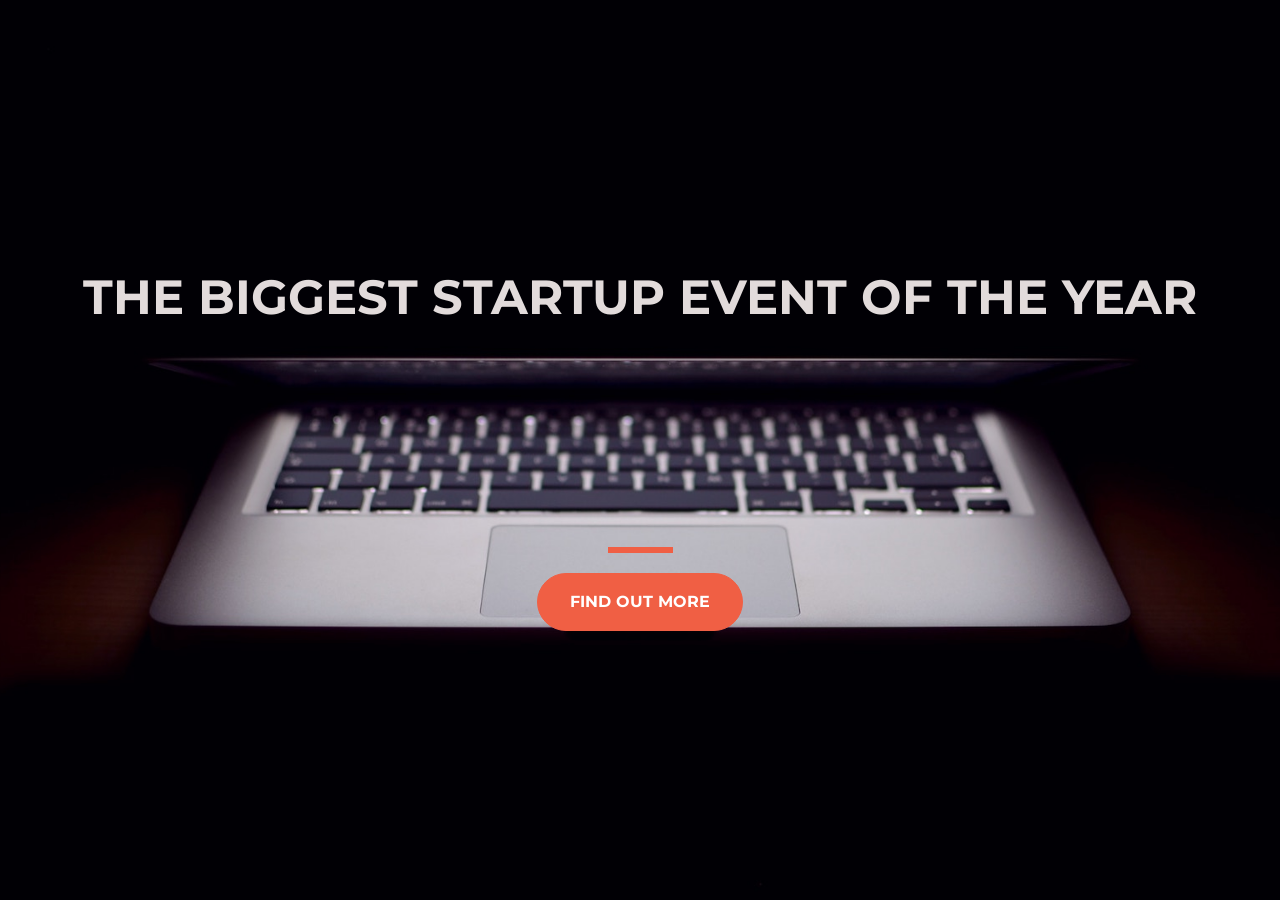
<file: index.html>
<!DOCTYPE html>
<html>
  <head>
    <title>Startup</title>
    <!-- Required meta tags -->
    <meta charset="utf-8">
    <meta name="viewport" content="width=device-width, initial-scale=1, shrink-to-fit=no">
    <!-- Google Fonts -->
    <link href="https://fonts.googleapis.com/css?family=Montserrat" rel="stylesheet">

    <!-- Note that the below Bootstrap file is a specific version. If you grab the most
    current from Bootstrap website, you will see the button grow transition being a lot faster
    than in my video.  Use whichever style sheet you like best! -->
    <!-- Bootstrap CSS from a CDN. This way you don't have to include the bootstrap file yourself -->
    <!-- CSS only -->
    <link href="https://cdn.jsdelivr.net/npm/bootstrap@5.2.3/dist/css/bootstrap.min.css" rel="stylesheet" integrity="sha384-rbsA2VBKQhggwzxH7pPCaAqO46MgnOM80zW1RWuH61DGLwZJEdK2Kadq2F9CUG65" crossorigin="anonymous">    <!-- My own stylesheet -->
    <link rel="stylesheet" type="text/css" href="style.css">
  </head>
  <body>
    <div class="container d-flex align-items-center h-100">
      <div class="row">
        <header class="text-center col-12">
          <h1 class="text-uppercase"><strong>The biggest startup event of the year</strong></h1>
        </header>
        <div class="buffer col-12"></div>
        <section class="text-center col-12">
          <hr>
          <a href="https://mailchi.mp/0818602b4393/ztmstudents">
            <button class="btn btn-primary btn-xl">Find out more</button>
          </a>
        </section>
      </div>
    </div>
  </body>
</html>
</file>
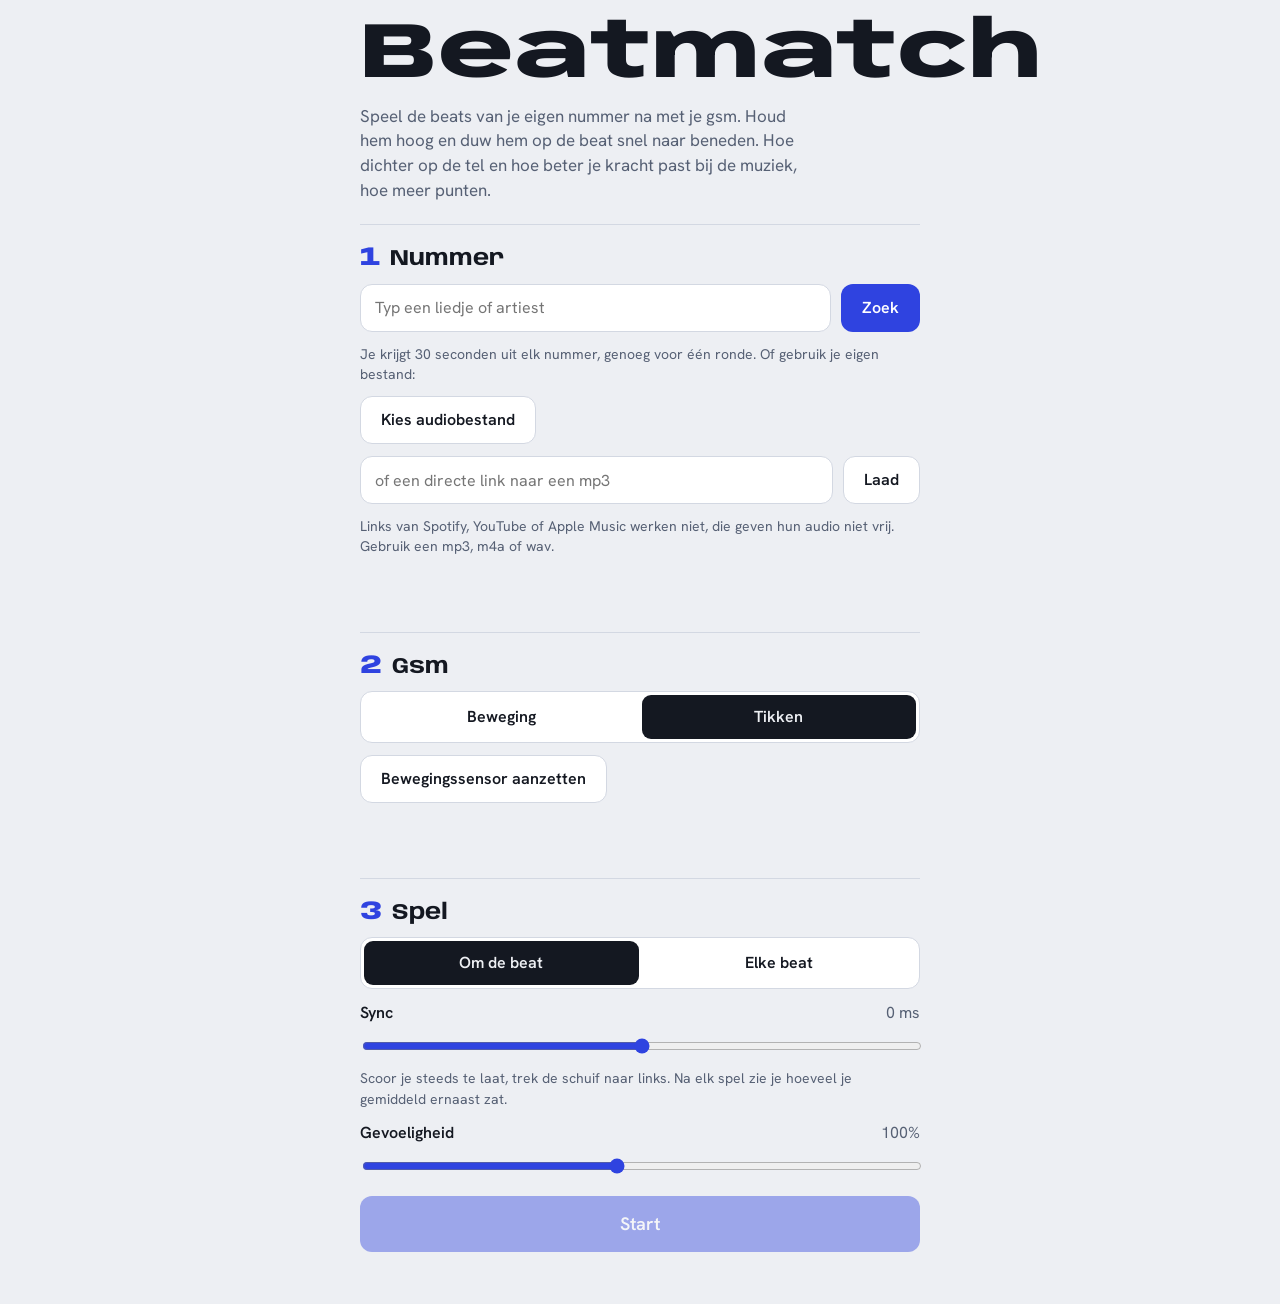
<file: beatmatch/index.html>
<!doctype html>
<html lang="nl"><head><meta charset="utf-8"><meta name="viewport" content="width=device-width,initial-scale=1,viewport-fit=cover">
</head><body>
<title>Beatmatch</title>
<meta name="claude:viewport-fit-sides" content="cover">
<link rel="stylesheet" href="https://fonts.googleapis.com/css2?family=Anybody:wdth,wght@50..150,600..900&family=Hanken+Grotesk:wght@400;600;700&display=swap">
<style>
/* Layout: één kolom op de setup, daarna een volschermveld met vallende beats naar een slaglijn onderaan. */
:root{
  --bg:#EDEFF3; --surface:#FFFFFF; --ink:#141821; --muted:#566074; --line:#D3D8E2;
  --accent:#2F43E0; --accent-ink:#FFFFFF; --field:#F7F8FB; --warn:#A8481A;
  --soft:#0E9F98; --mid:#E8A412; --heavy:#E5463C;
  --display:'Anybody','Arial Narrow',system-ui,sans-serif;
  --body:'Hanken Grotesk',system-ui,-apple-system,'Segoe UI',sans-serif;
}
@media (prefers-color-scheme: dark){
  :root:not([data-theme="light"]){
    --bg:#0E1218; --surface:#171C25; --ink:#EEF1F6; --muted:#9AA4B6; --line:#29313D;
    --accent:#8795FF; --accent-ink:#0E1218; --field:#121720; --warn:#F0966A;
    --soft:#2CCBC3; --mid:#F6BA3A; --heavy:#FF6B5E; color-scheme:dark;
  }
}
:root[data-theme="dark"]{
  --bg:#0E1218; --surface:#171C25; --ink:#EEF1F6; --muted:#9AA4B6; --line:#29313D;
  --accent:#8795FF; --accent-ink:#0E1218; --field:#121720; --warn:#F0966A;
  --soft:#2CCBC3; --mid:#F6BA3A; --heavy:#FF6B5E; color-scheme:dark;
}
*{box-sizing:border-box}
html,body{height:100%}
body{margin:0;background:var(--bg);color:var(--ink);font:400 16px/1.45 var(--body);-webkit-text-size-adjust:100%;overflow-x:hidden}
html.playing,html.playing body{overflow:hidden;overscroll-behavior:none}
#app{min-height:100%;display:flex;flex-direction:column;padding-block:20px 32px;
  padding-left:max(16px,env(safe-area-inset-left,0px));padding-right:max(16px,env(safe-area-inset-right,0px))}
html.playing #app{height:100%;padding-block:10px}
[hidden]{display:none!important}
.wrap{width:100%;max-width:560px;margin-inline:auto;display:flex;flex-direction:column}
h1{margin:0;font:800 clamp(46px,15vw,78px)/.92 var(--display);font-variation-settings:'wdth' 140;letter-spacing:-.01em;text-wrap:balance}
.lead{margin:12px 0 0;font-size:17px;color:var(--muted);max-width:44ch}
.step{display:grid;gap:12px;padding-block:20px;border-top:1px solid var(--line);margin-top:22px}
.step-h{display:flex;align-items:baseline;gap:10px}
.step-h b{font:800 26px/1 var(--display);font-variation-settings:'wdth' 130;color:var(--accent)}
.step-h h2{margin:0;font:700 22px/1.1 var(--display);font-variation-settings:'wdth' 110}
.small{font-size:14px;color:var(--muted);margin:0}
.msg{font-size:15px;margin:0;min-height:1.4em}
.msg.warn{color:var(--warn)}
.row{display:flex;gap:10px;flex-wrap:wrap;align-items:center}
.btn{min-height:48px;padding:0 20px;border-radius:12px;border:1px solid var(--line);background:var(--surface);color:var(--ink);
  font:600 16px/1 var(--body);cursor:pointer;display:inline-flex;align-items:center;justify-content:center;text-align:center}
.btn.primary{background:var(--accent);color:var(--accent-ink);border-color:transparent}
.btn.big{min-height:56px;font-size:18px;width:100%}
.btn:disabled{opacity:.42;cursor:not-allowed}
.btn:focus-visible,input:focus-visible+label.btn,input[type=range]:focus-visible,.seg input:focus-visible+label,.txt:focus-visible{outline:3px solid var(--accent);outline-offset:2px}
.sr{position:absolute;width:1px;height:1px;overflow:hidden;clip:rect(0 0 0 0);white-space:nowrap}
.results{list-style:none;margin:0;padding:0;display:grid;gap:8px}
.results li{display:grid;grid-template-columns:48px minmax(0,1fr) auto;gap:12px;align-items:center}
.results img{width:48px;height:48px;border-radius:8px;background:var(--field);object-fit:cover}
.results b,.results span{display:block;overflow:hidden;text-overflow:ellipsis;white-space:nowrap}
.results span{font-size:14px;color:var(--muted)}
.results .btn{min-height:44px;padding:0 16px}
.txt{flex:1 1 200px;min-width:0;min-height:48px;padding:0 14px;border-radius:12px;border:1px solid var(--line);background:var(--surface);color:var(--ink);font:400 16px var(--body)}
.ovwrap{display:grid;gap:8px}
#ov{width:100%;height:84px;display:block;border-radius:10px;background:var(--field);border:1px solid var(--line)}
.legend{display:flex;gap:14px;flex-wrap:wrap;font-size:13px;color:var(--muted)}
.legend i{display:inline-block;width:10px;height:10px;border-radius:50%;margin-right:6px;vertical-align:-1px}
.seg{display:grid;grid-template-columns:1fr 1fr;gap:3px;padding:3px;border:1px solid var(--line);border-radius:12px;background:var(--surface)}
.seg label{min-height:44px;display:flex;align-items:center;justify-content:center;border-radius:9px;font-weight:600;cursor:pointer;text-align:center;padding:0 8px}
.seg input:checked+label{background:var(--ink);color:var(--bg)}
.field-row{display:grid;gap:4px}
.field-row .top{display:flex;justify-content:space-between;gap:12px;font-weight:600}
.field-row output{font-variant-numeric:tabular-nums;color:var(--muted);font-weight:400}
input[type=range]{width:100%;accent-color:var(--accent);height:32px}
.calib{display:grid;gap:10px;padding:14px;border:1px dashed var(--line);border-radius:12px}
.gauge{position:relative;height:14px;border-radius:7px;background:var(--field);border:1px solid var(--line);overflow:hidden}
.gauge i{position:absolute;top:0;bottom:0;left:50%;width:0;background:var(--accent)}
.gauge::after{content:"";position:absolute;left:50%;top:0;bottom:0;width:2px;background:var(--line)}
.dots{display:flex;gap:8px}
.dots span{width:14px;height:14px;border-radius:50%;border:2px solid var(--muted)}
.dots span.on{background:var(--accent);border-color:var(--accent)}
/* spelscherm */
#screen-play{flex:1;min-height:0;width:100%;max-width:640px;margin-inline:auto;display:flex;flex-direction:column;gap:8px}
.hud{display:grid;grid-template-columns:1fr auto auto;gap:14px;align-items:center}
.score{font:800 38px/1 var(--display);font-variation-settings:'wdth' 120;font-variant-numeric:tabular-nums}
.score small{display:block;font:600 12px/1.2 var(--body);letter-spacing:.08em;text-transform:uppercase;color:var(--muted);margin-top:4px}
.combo{text-align:right;font-variant-numeric:tabular-nums}
.combo b{display:block;font:800 26px/1 var(--display);font-variation-settings:'wdth' 120;color:var(--accent)}
.combo span{font-size:13px;color:var(--muted)}
.hud .btn{min-height:44px;padding:0 14px}
.progress{height:4px;border-radius:2px;background:var(--line);overflow:hidden}
.progress i{display:block;height:100%;width:0;background:var(--accent)}
.field{position:relative;flex:1;min-height:0;border-radius:16px;overflow:hidden;background:var(--field);border:1px solid var(--line)}
#cv{display:block;width:100%;height:100%;touch-action:none}
.overlay{position:absolute;inset:0;display:grid;place-items:center;background:color-mix(in srgb,var(--bg) 80%,transparent)}
.overlay div{display:grid;gap:10px;min-width:220px}
.overlay h3{margin:0 0 6px;font:800 34px/1 var(--display);font-variation-settings:'wdth' 130;text-align:center}
/* resultaat */
.grade{font:900 clamp(104px,34vw,170px)/.85 var(--display);font-variation-settings:'wdth' 150;color:var(--accent);margin:6px 0 0}
.big-score{font:800 34px/1 var(--display);font-variation-settings:'wdth' 120;font-variant-numeric:tabular-nums}
dl.stats{display:grid;grid-template-columns:1fr auto;gap:10px 16px;margin:0}
dl.stats dt{color:var(--muted)}
dl.stats dd{margin:0;font-weight:700;font-variant-numeric:tabular-nums;text-align:right}
#strip{width:100%;height:72px;display:block;border-radius:10px;background:var(--field);border:1px solid var(--line)}
@media (prefers-reduced-motion:reduce){*{scroll-behavior:auto}}
</style>

<main id="app">
  <div class="wrap" id="screen-setup">
    <header>
      <h1>Beatmatch</h1>
      <p class="lead">Speel de beats van je eigen nummer na met je gsm. Houd hem hoog en duw hem op de beat snel naar beneden. Hoe dichter op de tel en hoe beter je kracht past bij de muziek, hoe meer punten.</p>
    </header>

    <section class="step" aria-labelledby="h1s">
      <div class="step-h"><b>1</b><h2 id="h1s">Nummer</h2></div>
      <form class="row" id="searchForm" role="search">
        <input type="search" id="q" class="txt" placeholder="Typ een liedje of artiest" aria-label="Zoek een liedje" autocomplete="off">
        <button class="btn primary" id="btnSearch" type="submit">Zoek</button>
      </form>
      <ul class="results" id="results" hidden></ul>
      <p class="small">Je krijgt 30 seconden uit elk nummer, genoeg voor één ronde. Of gebruik je eigen bestand:</p>
      <div class="row">
        <input class="sr" type="file" id="file" accept="audio/*">
        <label class="btn" for="file">Kies audiobestand</label>
      </div>
      <div class="row">
        <input type="url" id="url" class="txt" inputmode="url" placeholder="of een directe link naar een mp3" aria-label="Directe link naar een audiobestand">
        <button class="btn" id="btnUrl" type="button">Laad</button>
      </div>
      <p class="small">Links van Spotify, YouTube of Apple Music werken niet, die geven hun audio niet vrij. Gebruik een mp3, m4a of wav.</p>
      <p class="msg" id="status" role="status" aria-live="polite"></p>
      <div class="ovwrap" id="ovwrap" hidden>
        <canvas id="ov" aria-label="Energie van het nummer met gedetecteerde beats"></canvas>
        <div class="legend"><span><i style="background:var(--soft)"></i>zachte beat</span><span><i style="background:var(--mid)"></i>middel</span><span><i style="background:var(--heavy)"></i>harde beat</span></div>
        <p class="small">Grotere cirkel in het spel betekent harder duwen.</p>
      </div>
    </section>

    <section class="step" aria-labelledby="h2s">
      <div class="step-h"><b>2</b><h2 id="h2s">Gsm</h2></div>
      <div class="seg" role="radiogroup" aria-label="Besturing">
        <input class="sr" type="radio" name="ctrl" id="ctrlMotion" value="motion">
        <label for="ctrlMotion">Beweging</label>
        <input class="sr" type="radio" name="ctrl" id="ctrlTap" value="tap" checked>
        <label for="ctrlTap">Tikken</label>
      </div>
      <div class="row"><button class="btn" id="btnMotion" type="button">Bewegingssensor aanzetten</button></div>
      <div class="calib" id="calib" hidden>
        <p class="msg" id="calibMsg"></p>
        <div class="gauge" aria-hidden="true"><i id="gauge"></i></div>
        <div class="dots" aria-label="Voortgang kalibratie"><span></span><span></span><span></span></div>
      </div>
      <p class="msg" id="motionMsg" role="status" aria-live="polite"></p>
    </section>

    <section class="step" aria-labelledby="h3s">
      <div class="step-h"><b>3</b><h2 id="h3s">Spel</h2></div>
      <div class="seg" role="radiogroup" aria-label="Aantal slagen">
        <input class="sr" type="radio" name="tempo" id="tempoHalf" value="half" checked>
        <label for="tempoHalf">Om de beat</label>
        <input class="sr" type="radio" name="tempo" id="tempoFull" value="full">
        <label for="tempoFull">Elke beat</label>
      </div>
      <div class="field-row">
        <div class="top"><label for="sync">Sync</label><output id="syncOut" for="sync">0 ms</output></div>
        <input type="range" id="sync" min="-200" max="200" step="5" value="0">
        <p class="small">Scoor je steeds te laat, trek de schuif naar links. Na elk spel zie je hoeveel je gemiddeld ernaast zat.</p>
      </div>
      <div class="field-row">
        <div class="top"><label for="sens">Gevoeligheid</label><output id="sensOut" for="sens">100%</output></div>
        <input type="range" id="sens" min="50" max="160" step="5" value="100">
      </div>
      <button class="btn primary big" id="btnStart" type="button" disabled>Start</button>
    </section>
  </div>

  <section id="screen-play" hidden aria-label="Spel">
    <div class="hud">
      <div class="score"><span id="hudScore">0</span><small>punten</small></div>
      <div class="combo"><b id="hudMult">×1</b><span id="hudCombo">0 combo</span></div>
      <button class="btn" id="btnPause" type="button">Pauze</button>
    </div>
    <div class="progress"><i id="prog"></i></div>
    <div class="field" id="field">
      <canvas id="cv"></canvas>
      <div class="overlay" id="overlay" hidden>
        <div>
          <h3>Pauze</h3>
          <button class="btn primary" id="btnResume" type="button">Verder</button>
          <button class="btn" id="btnQuit" type="button">Stoppen</button>
        </div>
      </div>
    </div>
  </section>

  <div class="wrap" id="screen-result" hidden>
    <header>
      <p class="small" id="resTrack"></p>
      <div class="grade" id="resGrade">A</div>
      <p class="big-score" id="resScore">0</p>
      <p class="small" id="resBest"></p>
    </header>
    <section class="step">
      <dl class="stats" id="resStats"></dl>
      <canvas id="strip" aria-label="Jouw run over de lengte van het nummer"></canvas>
      <p class="small" id="resSync"></p>
    </section>
    <div class="row">
      <button class="btn primary" id="btnAgain" type="button" style="flex:1">Opnieuw</button>
      <button class="btn" id="btnOther" type="button" style="flex:1">Ander nummer</button>
    </div>
  </div>
</main>

<script>
(function(){
'use strict';
var $=function(id){return document.getElementById(id);};

// ==ANALYSIS START==
function makeFFT(N){
  var levels=Math.round(Math.log2(N));
  var cos=new Float32Array(N/2),sin=new Float32Array(N/2);
  for(var i=0;i<N/2;i++){cos[i]=Math.cos(2*Math.PI*i/N);sin[i]=Math.sin(2*Math.PI*i/N);}
  var rev=new Uint16Array(N);
  for(var i2=0;i2<N;i2++){var r=0,x=i2;for(var j=0;j<levels;j++){r=(r<<1)|(x&1);x>>=1;}rev[i2]=r;}
  return function(re,im){
    for(var i=0;i<N;i++){var j=rev[i];if(j>i){var t=re[i];re[i]=re[j];re[j]=t;t=im[i];im[i]=im[j];im[j]=t;}}
    for(var size=2;size<=N;size<<=1){
      var half=size>>1,step=N/size;
      for(var a=0;a<N;a+=size){
        for(var b=a,k=0;b<a+half;b++,k+=step){
          var l=b+half;
          var tre=re[l]*cos[k]+im[l]*sin[k];
          var tim=-re[l]*sin[k]+im[l]*cos[k];
          re[l]=re[b]-tre;im[l]=im[b]-tim;re[b]+=tre;im[b]+=tim;
        }
      }
    }
  };
}
function toMono(buf,maxSec){
  var n=Math.min(buf.length,Math.floor(maxSec*buf.sampleRate));
  var out=new Float32Array(n),ch=buf.numberOfChannels;
  for(var c=0;c<ch;c++){var d=buf.getChannelData(c);for(var i=0;i<n;i++)out[i]+=d[i];}
  if(ch>1)for(var k=0;k<n;k++)out[k]/=ch;
  return out;
}
function decimate(x,f){
  if(f<=1)return x;
  var n=Math.floor(x.length/f),y=new Float32Array(n);
  for(var i=0;i<n;i++){var s=0,b=i*f;for(var j=0;j<f;j++)s+=x[b+j];y[i]=s/f;}
  return y;
}
function percentile(arr,p){
  var a=Array.prototype.slice.call(arr).sort(function(u,v){return u-v;});
  if(!a.length)return 0;
  return a[Math.min(a.length-1,Math.max(0,Math.round(p*(a.length-1))))];
}
async function analyseTrack(mono,sr,progress){
  var f=Math.max(1,Math.round(sr/22050));
  var x=decimate(mono,f),sr2=sr/f;
  var N=1024,H=256,fft=makeFFT(N);
  var frames=Math.floor((x.length-N)/H);
  if(frames<500)throw new Error('short');
  var fps=sr2/H;
  var win=new Float32Array(N);
  for(var i=0;i<N;i++)win[i]=0.5-0.5*Math.cos(2*Math.PI*i/(N-1));
  var re=new Float32Array(N),im=new Float32Array(N),prev=new Float32Array(N/2);
  var flux=new Float32Array(frames),rms=new Float32Array(frames);
  for(var t=0;t<frames;t++){
    var b0=t*H,e=0;
    for(var q=0;q<N;q++){var v=x[b0+q];re[q]=v*win[q];im[q]=0;e+=v*v;}
    rms[t]=Math.sqrt(e/N);
    fft(re,im);
    var s=0;
    for(var k=1;k<N/2;k++){
      var m=Math.sqrt(re[k]*re[k]+im[k]*im[k]);
      var lm=Math.log1p(m*20);
      var d=lm-prev[k];
      if(d>0)s+=d;
      prev[k]=lm;
    }
    flux[t]=t===0?0:s;
    if(progress&&t%600===0)await progress(t/frames);
  }
  // onset-sterkte: flux min lokaal gemiddelde, genormaliseerd
  var W=43,pre=new Float64Array(frames+1);
  for(var t1=0;t1<frames;t1++)pre[t1+1]=pre[t1]+flux[t1];
  var onset=new Float32Array(frames),sq=0;
  for(var t2=0;t2<frames;t2++){
    var a=Math.max(0,t2-W),b=Math.min(frames,t2+W+1);
    var mean=(pre[b]-pre[a])/(b-a);
    var ov=Math.max(0,flux[t2]-mean);
    onset[t2]=ov;sq+=ov*ov;
  }
  var sd=Math.sqrt(sq/frames)||1;
  for(var t3=0;t3<frames;t3++)onset[t3]/=sd;
  // tempo via autocorrelatie
  var maxLag=Math.ceil(fps*60/70),minLag=Math.floor(fps*60/170);
  var ac=new Float64Array(maxLag*2+4);
  for(var l=1;l<ac.length;l++){
    var sum=0;
    for(var u=0;u+l<frames;u++)sum+=onset[u]*onset[u+l];
    ac[l]=sum/(frames-l);
  }
  function score(lag){
    var bpm=60*fps/lag;
    var w=Math.exp(-0.5*Math.pow(Math.log2(bpm/118)/0.75,2));
    return (ac[lag]+0.5*ac[Math.min(ac.length-1,2*lag)])*w;
  }
  var bl=minLag,bs=-1;
  for(var lg=minLag;lg<=maxLag;lg++){var sc=score(lg);if(sc>bs){bs=sc;bl=lg;}}
  var s0=score(bl-1),s1=score(bl),s2=score(bl+1),den=s0-2*s1+s2;
  var delta=den!==0?0.5*(s0-s2)/den:0;
  var P=bl+Math.max(-0.5,Math.min(0.5,delta));
  // beat tracking (dynamisch programmeren)
  var tight=80,cum=new Float32Array(frames),back=new Int32Array(frames).fill(-1);
  var lo0=Math.round(P*0.5),hi0=Math.round(P*2);
  for(var t4=0;t4<frames;t4++){
    var best=0,bj=-1,jmin=Math.max(0,t4-hi0),jmax=t4-lo0;
    for(var j2=jmin;j2<=jmax;j2++){
      var r2=Math.log((t4-j2)/P),val=cum[j2]-tight*r2*r2;
      if(val>best){best=val;bj=j2;}
    }
    cum[t4]=onset[t4]+best;back[t4]=bj;
  }
  var end=frames-1,bv=-1;
  for(var t5=Math.max(0,frames-Math.round(2*P));t5<frames;t5++){if(cum[t5]>bv){bv=cum[t5];end=t5;}}
  var bf=[],tt=end;
  while(tt>=0){bf.push(tt);tt=back[tt];}
  bf.reverse();
  // intensiteit per beat
  var o=[],r=[];
  for(var n=0;n<bf.length;n++){
    var bb=bf[n],m=0;
    for(var kk=Math.max(0,bb-3);kk<=Math.min(frames-1,bb+3);kk++)if(onset[kk]>m)m=onset[kk];
    o.push(m);
    var rs=0,rc=0;
    for(var k2=bb;k2<Math.min(frames,bb+10);k2++){rs+=rms[k2];rc++;}
    r.push(rs/Math.max(1,rc));
  }
  var o90=percentile(o,0.9)||1,r90=percentile(r,0.9)||1;
  var c=o.map(function(v,i){return 0.6*Math.min(1.3,v/o90)+0.4*Math.min(1.3,r[i]/r90);});
  var c10=percentile(c,0.1),c90=percentile(c,0.9),spread=c90-c10;
  var gate=0.12*percentile(rms,0.9);
  var beats=[];
  for(var i3=0;i3<bf.length;i3++){
    if(r[i3]<gate)continue;
    var w=spread<0.15?0.6:Math.max(0,Math.min(1,(c[i3]-c10)/spread));
    beats.push({t:(bf[i3]*H+N/2)/sr2+0.008,w:w,n:i3});
  }
  return {bpm:60*fps/P,beats:beats,onset:onset,fps:fps,duration:x.length/sr2};
}
// ==ANALYSIS END==

// ---------- staat ----------
var S={buf:null,an:null,name:'',key:''};
var M={mode:'tap',g:null,tPrev:0,d:0,s:0,downSign:1,pHard:14,sens:1,got:false,listening:false,calib:null,calibrated:false};
var G=null,ctx=null,LEAD=2.4,FALL=1.8;
var C={};

function readColors(){
  var cs=getComputedStyle(document.documentElement);
  ['ink','muted','line','accent','soft','mid','heavy','field','surface','bg'].forEach(function(k){C[k]=cs.getPropertyValue('--'+k).trim();});
}
readColors();
try{window.matchMedia('(prefers-color-scheme: dark)').addEventListener('change',function(){readColors();drawOverview();});}catch(e){}
try{new MutationObserver(function(){readColors();drawOverview();}).observe(document.documentElement,{attributes:true,attributeFilter:['data-theme']});}catch(e){}

function ensureCtx(){
  if(!ctx){var AC=window.AudioContext||window.webkitAudioContext;ctx=new AC();}
  return ctx;
}
function tier(w){return w<0.34?'soft':w<0.67?'mid':'heavy';}
function setStatus(t,warn){var el=$('status');el.textContent=t;el.className='msg'+(warn?' warn':'');}

// ---------- nummer laden ----------
async function loadBuffer(ab,name,key){
  try{
    setStatus('Nummer lezen…');
    ensureCtx();
    var buf=await new Promise(function(res,rej){ctx.decodeAudioData(ab,res,rej);});
    var mono=toMono(buf,360);
    var an=await analyseTrack(mono,buf.sampleRate,function(p){
      setStatus('Beats zoeken… '+Math.round(p*100)+'%');
      return new Promise(function(r){setTimeout(r,0);});
    });
    if(an.beats.length<16)throw new Error('nobeat');
    S.buf=buf;S.an=an;S.name=name;S.key=key;
    setStatus(name+' · '+Math.round(an.bpm)+' BPM · '+an.beats.length+' beats');
    $('ovwrap').hidden=false;
    drawOverview();
    $('tempoHalf').checked=an.bpm>115;
    $('tempoFull').checked=an.bpm<=115;
    $('btnStart').disabled=false;
  }catch(e){
    S.buf=null;S.an=null;$('btnStart').disabled=true;$('ovwrap').hidden=true;
    if(e&&e.message==='short')setStatus('Dit nummer is te kort. Kies er een van minstens zes seconden.',true);
    else if(e&&e.message==='nobeat')setStatus('Ik vind geen duidelijke beat in dit nummer. Probeer een nummer met drums.',true);
    else setStatus('Dit bestand kan niet gelezen worden. Probeer een mp3, m4a of wav.',true);
  }
}
$('file').addEventListener('change',async function(){
  var f=this.files&&this.files[0];if(!f)return;
  $('btnStart').disabled=true;
  var ab=await f.arrayBuffer();
  loadBuffer(ab,f.name.replace(/\.[^.]+$/,''),f.name+':'+f.size);
});
$('btnUrl').addEventListener('click',async function(){
  var raw=$('url').value.trim();if(!raw)return;
  var u;try{u=new URL(raw);}catch(e){setStatus('Dat is geen geldige link.',true);return;}
  if(/(spotify|youtube|youtu\.be|music\.apple|deezer|soundcloud|tidal)/i.test(u.hostname)){
    setStatus('Streamingdiensten geven hun audio niet vrij aan webpagina’s. Download het nummer als bestand en kies het hierboven.',true);return;
  }
  $('btnStart').disabled=true;
  try{
    setStatus('Link laden…');
    var r=await fetch(u.href);
    if(!r.ok)throw new Error('http');
    var ab=await r.arrayBuffer();
    var nm=decodeURIComponent(u.pathname.split('/').pop()||'nummer').replace(/\.[^.]+$/,'');
    loadBuffer(ab,nm,u.href);
  }catch(e){
    setStatus('Laden mislukt. De link is geen audiobestand, of de server laat het niet toe vanuit een webpagina. Kies het bestand zelf.',true);
  }
});

// zoeken via de iTunes Search API (30 seconden voorbeeld per nummer)
function jsonp(url){
  return new Promise(function(res,rej){
    var cb='bmcb'+Date.now(),s=document.createElement('script');
    var to=setTimeout(function(){clean();rej(new Error('time-out'));},8000);
    function clean(){clearTimeout(to);try{delete window[cb];}catch(e){window[cb]=undefined;}if(s.parentNode)s.parentNode.removeChild(s);}
    window[cb]=function(d){clean();res(d);};
    s.onerror=function(){clean();rej(new Error('geen verbinding met de zoekdienst'));};
    s.src=url+'&callback='+cb;
    document.head.appendChild(s);
  });
}
async function pickTrack(it){
  $('btnStart').disabled=true;
  try{
    setStatus('Voorbeeld laden…');
    var r=await fetch(it.previewUrl);
    if(!r.ok)throw new Error('http');
    var ab=await r.arrayBuffer();
    loadBuffer(ab,it.trackName+' – '+it.artistName,'itunes:'+it.trackId);
  }catch(e){
    setStatus('Dit voorbeeld kan niet geladen worden ('+(e&&e.message?e.message:'onbekende fout')+'). Probeer een ander nummer.',true);
  }
}
$('searchForm').addEventListener('submit',async function(e){
  e.preventDefault();
  var q=$('q').value.trim();if(!q)return;
  var ul=$('results');ul.hidden=true;ul.textContent='';
  setStatus('Zoeken…');
  try{
    var su='https://itunes.apple.com/search?media=music&entity=song&limit=8&country=BE&term='+encodeURIComponent(q);
    var data;
    try{
      var r=await fetch(su);
      if(!r.ok)throw new Error('http '+r.status);
      data=await r.json();
    }catch(e1){
      data=await jsonp(su);
    }
    var items=(data.results||[]).filter(function(x){return x.previewUrl;});
    if(!items.length){setStatus('Niets gevonden voor “'+q+'”. Probeer artiest en titel samen.',true);return;}
    items.forEach(function(it){
      var li=document.createElement('li');
      var img=document.createElement('img');img.alt='';img.src=it.artworkUrl60||it.artworkUrl100||'';
      var box=document.createElement('div');box.style.minWidth='0';
      var b=document.createElement('b');b.textContent=it.trackName;
      var sp=document.createElement('span');sp.textContent=it.artistName;
      box.appendChild(b);box.appendChild(sp);
      var btn=document.createElement('button');btn.type='button';btn.className='btn';btn.textContent='Kies';
      btn.addEventListener('click',function(){pickTrack(it);});
      li.appendChild(img);li.appendChild(box);li.appendChild(btn);ul.appendChild(li);
    });
    ul.hidden=false;setStatus('Kies een nummer.');
  }catch(err){
    var framed=false;try{framed=window.self!==window.top;}catch(e2){framed=true;}
    setStatus(framed
      ?'Zoeken lukt niet in deze voorbeeldweergave, want internet is hier geblokkeerd. Open de pagina op je eigen https-adres, of kies een bestand.'
      :'Zoeken is mislukt ('+(err&&err.message?err.message:'onbekende fout')+'). Controleer je verbinding en probeer opnieuw, of kies een bestand.',true);
  }
});

// overzicht van het nummer
function sizeCanvas(cv){
  var dpr=Math.min(3,window.devicePixelRatio||1),w=cv.clientWidth,h=cv.clientHeight;
  if(!w||!h)return null;
  if(cv.width!==Math.round(w*dpr)||cv.height!==Math.round(h*dpr)){cv.width=Math.round(w*dpr);cv.height=Math.round(h*dpr);}
  var c=cv.getContext('2d');c.setTransform(dpr,0,0,dpr,0,0);
  return {c:c,w:w,h:h};
}
function drawOverview(){
  if(!S.an||$('ovwrap').hidden)return;
  var z=sizeCanvas($('ov'));if(!z)return;
  var c=z.c,w=z.w,h=z.h,an=S.an,env=an.onset,dur=an.duration;
  c.clearRect(0,0,w,h);
  var per=env.length/w,peak=0,cols=[];
  for(var x=0;x<w;x++){var m=0,a=Math.floor(x*per),b=Math.min(env.length,Math.floor((x+1)*per)+1);for(var i=a;i<b;i++)if(env[i]>m)m=env[i];cols.push(m);if(m>peak)peak=m;}
  c.fillStyle=C.line;
  for(var x2=0;x2<w;x2++){var bh=Math.min(1,cols[x2]/(peak||1))*(h-14);c.fillRect(x2,h-bh,1,bh);}
  an.beats.forEach(function(bt){
    var px=bt.t/dur*w;
    c.fillStyle=C[tier(bt.w)];
    var bh2=6+bt.w*(h*0.45);
    c.fillRect(px-1,0,2,bh2);
  });
}
window.addEventListener('resize',function(){drawOverview();});

// ---------- sensor ----------
function thrNow(){return Math.max(3,0.3*M.pHard/M.sens);}
function makeDetector(){
  var st='idle',tPush=0,peak=0,minV=0,tMin=0,cool=0,tBrake=0;
  return {
    reset:function(){st='idle';},
    step:function(s,tp){
      var thr=thrNow();
      if(st==='cool'){if(tp>=cool)st='idle';else return null;}
      if(st==='idle'){if(s>thr){st='push';tPush=tp;peak=s;}return null;}
      if(st==='push'){
        if(s>peak)peak=s;
        if(s<0){st='brake';minV=s;tMin=tp;tBrake=tp;}
        else if(tp-tPush>550)st='idle';
        return null;
      }
      if(st==='brake'){
        if(s<minV){minV=s;tMin=tp;}
        if(minV<=-thr*0.35&&s>minV*0.5){st='cool';cool=tp+200;return {strength:peak,tp:tMin};}
        if(tp-tBrake>300)st='idle';
        return null;
      }
      return null;
    }
  };
}
var det=makeDetector();

function onMotion(e){
  var a=e.accelerationIncludingGravity;
  if(!a||a.x==null||a.y==null||a.z==null)return;
  var tp=performance.now();M.got=true;
  if(!M.g){M.g=[a.x,a.y,a.z];M.tPrev=tp;return;}
  var dt=Math.max(0.001,(tp-M.tPrev)/1000);M.tPrev=tp;
  var al=dt/(0.4+dt);
  M.g[0]+=al*(a.x-M.g[0]);M.g[1]+=al*(a.y-M.g[1]);M.g[2]+=al*(a.z-M.g[2]);
  var gm=Math.hypot(M.g[0],M.g[1],M.g[2])||1;
  var d=((a.x-M.g[0])*M.g[0]+(a.y-M.g[1])*M.g[1]+(a.z-M.g[2])*M.g[2])/gm;
  M.d=0.55*d+0.45*M.d;
  M.s=M.downSign*M.d;
  if(M.calib){calibStep(M.d,M.s,tp);}
  else if(G&&!G.paused&&!G.over&&M.mode==='motion'){
    var h=det.step(M.s,tp);
    if(h)registerHit(h.strength,ctx.currentTime-(performance.now()-h.tp)/1000);
  }
}

function setDots(n){Array.prototype.forEach.call(document.querySelectorAll('.dots span'),function(el,i){el.className=i<n?'on':'';});}
function startCalibration(){
  M.calib={stage:'rest',restSince:0,peaks:[]};
  det.reset();setDots(0);
  $('calib').hidden=false;
  $('calibMsg').textContent='Houd je gsm hoog en stil.';
}
function calibStep(d,s,tp){
  var K=M.calib;
  if(K.stage==='rest'){
    if(Math.abs(d)<1.2){
      if(!K.restSince)K.restSince=tp;
      if(tp-K.restSince>600){K.stage='sign';$('calibMsg').textContent='Duw hem nu snel naar beneden.';}
    }else K.restSince=0;
  }else if(K.stage==='sign'){
    if(Math.abs(d)>5){
      M.downSign=d>0?1:-1;K.stage='strokes';det.reset();
      det.step(M.downSign*d,tp);
      $('calibMsg').textContent='Goed. Nog twee keer: omhoog, dan snel naar beneden.';
    }
  }else if(K.stage==='strokes'){
    var h=det.step(s,tp);
    if(h){
      K.peaks.push(h.strength);setDots(K.peaks.length);
      if(K.peaks.length>=3){
        var p=K.peaks.slice().sort(function(a,b){return a-b;})[1];
        M.pHard=Math.max(8,Math.min(45,p));M.calibrated=true;M.calib=null;
        $('calibMsg').textContent='Gekalibreerd. Jouw harde slag is het maximum in het spel.';
        $('motionMsg').textContent='Bewegingssensor klaar.';
        $('ctrlMotion').checked=true;M.mode='motion';det.reset();
      }else{
        $('calibMsg').textContent='Nog '+(3-K.peaks.length)+' keer: omhoog, dan snel naar beneden.';
      }
    }
  }
}
function noSensor(msg){
  M.mode='tap';$('ctrlTap').checked=true;$('calib').hidden=true;M.calib=null;
  var el=$('motionMsg');el.className='msg warn';
  el.textContent=msg||'Geen bewegingssensor beschikbaar op deze pagina (bijvoorbeeld in een voorbeeld of op een computer). Je speelt met tikken.';
}
$('btnMotion').addEventListener('click',async function(){
  $('motionMsg').className='msg';$('motionMsg').textContent='';
  if(typeof DeviceMotionEvent==='undefined'){noSensor();return;}
  if(typeof DeviceMotionEvent.requestPermission==='function'){
    try{
      var r=await DeviceMotionEvent.requestPermission();
      if(r!=='granted'){noSensor('Toegang tot beweging geweigerd. Sluit de pagina en probeer opnieuw, of speel met tikken.');return;}
    }catch(e){noSensor();return;}
  }
  M.got=false;M.g=null;
  if(!M.listening){window.addEventListener('devicemotion',onMotion);M.listening=true;}
  startCalibration();
  setTimeout(function(){if(!M.got)noSensor();},1800);
});
document.querySelectorAll('input[name=ctrl]').forEach(function(el){
  el.addEventListener('change',function(){
    M.mode=el.value;
    if(el.value==='motion'&&!M.calibrated){$('motionMsg').className='msg';$('motionMsg').textContent='Zet eerst de bewegingssensor aan.';}
  });
});
function loadPrefs(){
  try{
    var p=JSON.parse(localStorage.getItem('bm:prefs')||'{}');
    if(typeof p.sync==='number'){$('sync').value=p.sync;}
    if(typeof p.sens==='number'){$('sens').value=p.sens;}
  }catch(e){}
  syncUI();
}
function savePrefs(){try{localStorage.setItem('bm:prefs',JSON.stringify({sync:+$('sync').value,sens:+$('sens').value}));}catch(e){}}
function syncUI(){
  $('syncOut').textContent=(+$('sync').value>0?'+':'')+$('sync').value+' ms';
  $('sensOut').textContent=$('sens').value+'%';
  M.sens=+$('sens').value/100;
}
$('sync').addEventListener('input',function(){syncUI();savePrefs();});
$('sens').addEventListener('input',function(){syncUI();savePrefs();});
loadPrefs();

// ---------- spel ----------
function show(id){
  ['screen-setup','screen-play','screen-result'].forEach(function(s){$(s).hidden=s!==id;});
  document.documentElement.classList.toggle('playing',id==='screen-play');
  window.scrollTo(0,0);
}
function buildTargets(){
  var beats=S.an.beats,list=beats;
  if($('tempoHalf').checked){
    var s0=0,s1=0;
    beats.forEach(function(b){if(b.n%2)s1+=b.w;else s0+=b.w;});
    var ph=s1>s0?1:0;
    list=beats.filter(function(b){return b.n%2===ph;});
  }
  return list.map(function(b){return {t:b.t,w:b.w,done:false,acc:0,hit:false};});
}
var wake=null;
async function startGame(){
  ensureCtx();
  try{await ctx.resume();}catch(e){}
  var T=buildTargets();
  if(T.length<8){setStatus('Te weinig beats om te spelen.',true);return;}
  G={T:T,beats:S.an.beats,score:0,combo:0,maxCombo:0,counts:{p:0,g:0,o:0,m:0},strays:0,deltas:[],styles:[],nextMiss:0,paused:false,over:false,fx:[],
     lat:(ctx.outputLatency||ctx.baseLatency||0),sync:(+$('sync').value)/1000,tap:M.mode==='tap',gaugeV:0,lastHud:''};
  det.reset();readColors();show('screen-play');
  $('overlay').hidden=true;
  resizeField();
  G.t0=ctx.currentTime+0.2;
  var src=ctx.createBufferSource();src.buffer=S.buf;src.connect(ctx.destination);
  src.start(G.t0+LEAD);
  src.onended=function(){if(G&&G.src===src&&!G.over&&!G.paused)finish();};
  G.src=src;
  try{if(navigator.wakeLock)navigator.wakeLock.request('screen').then(function(l){wake=l;}).catch(function(){});}catch(e){}
  requestAnimationFrame(frame);
}
function songNow(){return ctx.currentTime-G.t0-LEAD-G.lat;}
function mult(){return 1+Math.min(3,Math.floor(G.combo/10));}

function registerHit(strength,clock){
  if(!G||G.over||G.paused)return;
  var st=clock-G.t0-LEAD-G.lat+G.sync;
  var T=G.T,best=-1,bd=1e9;
  for(var i=G.nextMiss;i<T.length&&T[i].t<st+0.3;i++){
    if(T[i].done)continue;
    var d=Math.abs(T[i].t-st);
    if(d<bd){bd=d;best=i;}
  }
  var cx=G.cx||0,hy=G.hitY||0;
  try{if(navigator.vibrate)navigator.vibrate(12);}catch(e){}
  if(best>=0&&bd<=0.2){
    var tg=T[best],delta=st-tg.t,ad=Math.abs(delta),base,label,key;
    if(ad<=0.06){base=100;label='Perfect';key='p';}
    else if(ad<=0.12){base=70;label='Top';key='g';}
    else{base=40;label='Ok';key='o';}
    var style=0.8,hint='';
    if(strength!=null){
      var f=strength/M.pHard,e=0.3+0.7*tg.w;
      style=1-Math.min(1,Math.abs(f-e)/0.5);
      G.styles.push(style);
      if(f-e>0.3)hint='Zachter';else if(e-f>0.3)hint='Harder';
    }
    var q=0.65+0.35*style;
    tg.done=true;tg.hit=true;tg.acc=base/100*q;
    G.counts[key]++;G.deltas.push(delta);G.combo++;if(G.combo>G.maxCombo)G.maxCombo=G.combo;
    G.score+=Math.round(base*q*mult());
    G.fx.push({k:'ring',t0:performance.now(),r:14+Math.min(1.3,strength!=null?strength/M.pHard:0.7)*30,col:C[tier(tg.w)]});
    G.fx.push({k:'txt',t0:performance.now(),txt:label+(hint?' · '+hint:''),col:C.ink});
  }else{
    G.strays++;G.combo=0;G.score=Math.max(0,G.score-10);
    G.fx.push({k:'txt',t0:performance.now(),txt:'Extra',col:C.muted});
  }
}
function markMiss(tg){tg.done=true;G.counts.m++;G.combo=0;G.fx.push({k:'txt',t0:performance.now(),txt:'Mis',col:C.muted});}

function resizeField(){
  var cv=$('cv');var z=sizeCanvas(cv);if(!z)return;
  G&&(G.W=z.w,G.H=z.h);
}
window.addEventListener('resize',function(){if(G&&!$('screen-play').hidden)resizeField();});
try{new ResizeObserver(function(){if(G&&!$('screen-play').hidden)resizeField();}).observe($('field'));}catch(e){}

function frame(){
  if(!G||G.over||G.paused)return;
  var st=songNow(),T=G.T;
  while(G.nextMiss<T.length&&T[G.nextMiss].t+0.2<st){
    if(!T[G.nextMiss].done)markMiss(T[G.nextMiss]);
    G.nextMiss++;
  }
  draw(st);
  var hud=G.score+'|'+G.combo;
  if(hud!==G.lastHud){
    G.lastHud=hud;
    $('hudScore').textContent=G.score.toLocaleString('nl-BE');
    $('hudMult').textContent='×'+mult();
    $('hudCombo').textContent=G.combo+' combo';
  }
  $('prog').style.width=Math.max(0,Math.min(100,st/S.an.duration*100))+'%';
  if(st>S.an.duration+0.4){finish();return;}
  requestAnimationFrame(frame);
}

function draw(st){
  var z=sizeCanvas($('cv'));if(!z)return;
  var c=z.c,W=z.w,H=z.h;G.W=W;G.H=H;
  c.clearRect(0,0,W,H);
  var hitY=H*0.8,cx=W/2,laneW=Math.min(W*0.72,380),sc=Math.min(1,W/420);
  G.hitY=hitY;G.cx=cx;
  // baan
  c.fillStyle=C.line;c.globalAlpha=0.28;c.fillRect(cx-laneW/2,0,laneW,H);c.globalAlpha=1;
  // alle beats als kleine streepjes op de randen
  var B=G.beats,lastBeat=-9,lastW=0;
  for(var i=0;i<B.length;i++){
    var dt=B[i].t-st;
    if(dt<=0){lastBeat=-dt;lastW=B[i].w;continue;}
    if(dt>FALL)break;
    var y=hitY*(1-dt/FALL);
    c.fillStyle=C.muted;c.globalAlpha=0.5;
    c.fillRect(cx-laneW/2,y-1,10,2);c.fillRect(cx+laneW/2-10,y-1,10,2);c.globalAlpha=1;
  }
  // slaglijn die oplicht op elke beat
  var pulse=lastBeat>=0&&lastBeat<0.25?Math.exp(-lastBeat*14)*(0.4+0.6*lastW):0;
  c.strokeStyle=C.ink;c.lineWidth=3+7*pulse;c.lineCap='round';
  c.beginPath();c.moveTo(cx-laneW/2-14,hitY);c.lineTo(cx+laneW/2+14,hitY);c.stroke();
  // doelen
  var T=G.T;
  for(var k=G.nextMiss;k<T.length;k++){
    var tg=T[k],d=tg.t-st;
    if(d>FALL+0.1)break;
    if(tg.done)continue;
    var yy=hitY*(1-d/FALL),r=(14+24*(0.3+0.7*tg.w))*sc,col=C[tier(tg.w)];
    c.beginPath();c.arc(cx,yy,r,0,Math.PI*2);
    c.globalAlpha=0.22;c.fillStyle=col;c.fill();c.globalAlpha=1;
    c.lineWidth=4;c.strokeStyle=col;c.stroke();
  }
  // effecten
  var now=performance.now();
  G.fx=G.fx.filter(function(f){return now-f.t0<650;});
  G.fx.forEach(function(f){
    var a=(now-f.t0)/650;
    if(f.k==='ring'){
      c.globalAlpha=1-a;c.strokeStyle=f.col;c.lineWidth=5;
      c.beginPath();c.arc(cx,hitY,(f.r+a*26)*sc,0,Math.PI*2);c.stroke();c.globalAlpha=1;
    }else{
      c.globalAlpha=1-a;c.fillStyle=f.col;
      c.font='800 '+Math.round(26*Math.max(.8,sc))+'px Anybody,system-ui,sans-serif';c.textAlign='center';
      c.fillText(f.txt,cx,hitY+64*sc-a*20);c.globalAlpha=1;
    }
  });
  // sensormeter
  if(!G.tap){
    var tgtV=Math.max(-1.2,Math.min(1.2,M.s/M.pHard));
    G.gaugeV+=(tgtV-G.gaugeV)*0.5;
    var gx=W-14,gh=H*0.3;
    c.fillStyle=C.line;c.globalAlpha=0.6;c.fillRect(gx-3,H*0.5-gh,6,gh*2);c.globalAlpha=1;
    c.fillStyle=C.accent;
    if(G.gaugeV>=0)c.fillRect(gx-3,H*0.5,6,G.gaugeV*gh);else c.fillRect(gx-3,H*0.5+G.gaugeV*gh,6,-G.gaugeV*gh);
  }
  // aftellen
  if(st<0){
    var n=Math.min(3,Math.ceil(-st/(LEAD/3)));
    c.fillStyle=C.ink;c.textAlign='center';c.font='900 '+Math.round(96*sc)+'px Anybody,system-ui,sans-serif';
    c.fillText(String(n),cx,H*0.42);
    c.font='600 '+Math.round(16*Math.max(.9,sc))+'px "Hanken Grotesk",system-ui,sans-serif';c.fillStyle=C.muted;
    c.fillText(G.tap?'Tik op de beat':'Gsm hoog, dan snel naar beneden',cx,H*0.42+30);
  }
}

// tikken en toets
$('cv').addEventListener('pointerdown',function(e){
  if(!G||!G.tap||G.over||G.paused)return;
  e.preventDefault();registerHit(null,ctx.currentTime);
});
window.addEventListener('keydown',function(e){
  if(e.code==='Space'&&G&&G.tap&&!G.over&&!G.paused&&!$('screen-play').hidden){e.preventDefault();registerHit(null,ctx.currentTime);}
});

// pauze
function pauseGame(){
  if(!G||G.over||G.paused)return;
  G.paused=true;det.reset();
  try{ctx.suspend();}catch(e){}
  $('overlay').hidden=false;
}
function resumeGame(){
  if(!G||G.over||!G.paused)return;
  $('overlay').hidden=true;
  ctx.resume().then(function(){G.paused=false;requestAnimationFrame(frame);});
}
function releaseWake(){try{if(wake){wake.release();wake=null;}}catch(e){}}
function stopSource(){
  if(G&&G.src){G.src.onended=null;try{G.src.stop();}catch(e){}}
  releaseWake();
}
$('btnPause').addEventListener('click',pauseGame);
$('btnResume').addEventListener('click',resumeGame);
$('btnQuit').addEventListener('click',function(){
  if(G){G.over=true;stopSource();}
  try{ctx.resume();}catch(e){}
  show('screen-setup');drawOverview();
});
document.addEventListener('visibilitychange',function(){if(document.hidden)pauseGame();});

// resultaat
function finish(){
  if(!G||G.over)return;
  G.over=true;stopSource();
  var T=G.T;
  T.forEach(function(t){if(!t.done){t.done=true;G.counts.m++;}});
  var n=T.length,accSum=0,timing=0;
  T.forEach(function(t){accSum+=t.acc;if(t.hit)timing+=(t.acc>0?1:0);});
  var accuracy=Math.max(0,(accSum-0.5*G.strays)/n);
  var grade=accuracy>=0.92?'S':accuracy>=0.8?'A':accuracy>=0.65?'B':accuracy>=0.45?'C':'D';
  var styleAvg=G.styles.length?G.styles.reduce(function(a,b){return a+b;},0)/G.styles.length:null;
  var meanDelta=G.deltas.length?G.deltas.reduce(function(a,b){return a+b;},0)/G.deltas.length:0;
  var best=0,key='bm:best:'+S.key+':'+(G.tap?'t':'m')+':'+($('tempoHalf').checked?'h':'f'),isNew=false;
  try{best=+localStorage.getItem(key)||0;if(G.score>best){localStorage.setItem(key,String(G.score));isNew=best>0;}}catch(e){}
  show('screen-result');
  $('resTrack').textContent=S.name+' · '+Math.round(S.an.bpm)+' BPM';
  $('resGrade').textContent=grade;
  $('resScore').textContent=G.score.toLocaleString('nl-BE')+' punten';
  $('resBest').textContent=isNew?'Nieuw record.':(best>0?'Beste score: '+Math.max(best,G.score).toLocaleString('nl-BE'):'');
  var rows=[
    ['Nauwkeurigheid',Math.round(accuracy*100)+'%'],
    ['Stijl (kracht)',styleAvg==null?'niet bij tikken':Math.round(styleAvg*100)+'%'],
    ['Perfect',G.counts.p],['Top',G.counts.g],['Ok',G.counts.o],['Gemist',G.counts.m],
    ['Extra slagen',G.strays],['Langste combo',G.maxCombo]
  ];
  $('resStats').innerHTML=rows.map(function(r){return '<dt>'+r[0]+'</dt><dd>'+r[1]+'</dd>';}).join('');
  var ms=Math.round(meanDelta*1000);
  $('resSync').textContent=G.deltas.length<5?'':(Math.abs(ms)<=15?'Je timing zit gemiddeld goed op de tel.':
    'Je zat gemiddeld '+Math.abs(ms)+' ms te '+(ms>0?'laat':'vroeg')+'. Zet Sync op '+Math.max(-200,Math.min(200,(+$('sync').value)-ms))+' ms (nu '+$('sync').value+').');
  var zz=sizeCanvas($('strip'));
  if(zz){
    var c=zz.c,w=zz.w,h=zz.h;c.clearRect(0,0,w,h);
    T.forEach(function(t){
      var x=t.t/S.an.duration*w;
      if(t.hit){c.fillStyle=C.accent;var bh=3+t.acc*(h-8);c.fillRect(x-1,h-bh-2,2.5,bh);}
      else{c.fillStyle=C.line;c.fillRect(x-1,h-5,2.5,3);}
    });
  }
}
$('btnStart').addEventListener('click',startGame);
$('btnAgain').addEventListener('click',startGame);
$('btnOther').addEventListener('click',function(){show('screen-setup');drawOverview();});
})();
</script>

</body></html>
</file>
<file: style.css>
body,
html {
  width: 100%;
  height: 100%;
  font-family: 'Montserrat', sans-serif;
  background: url(header.jpg) no-repeat center center fixed; 
  -webkit-background-size: cover;
  -moz-background-size: cover;
  -o-background-size: cover;
  background-size: cover;
}

h1 {
  font-size: 3rem;
  color: #e2dbdb;
}

hr {
  margin: 20px auto;
  color: #F05F44;
  border: 3px solid #F05F44;
  max-width: 65px;
  opacity: 1;  
}

.buffer {
  height: 12rem;
}

.btn {
  font-weight: 700;
  border-radius: 300px;
  text-transform: uppercase;
}

.btn-primary {  
    background-color: #F05F44;  
    border-color: #F05F44;  
    --bs-btn-hover-bg: #ee4b08; 
    --bs-btn-hover-border-color: #ee4b08;
}

.btn-primary:hover {
  background-color: #ee4b08;
  border-color: #ee4b08;
  border-width: 4px;
}

.btn-xl {
  padding: 1rem 2rem;
}
</file>
